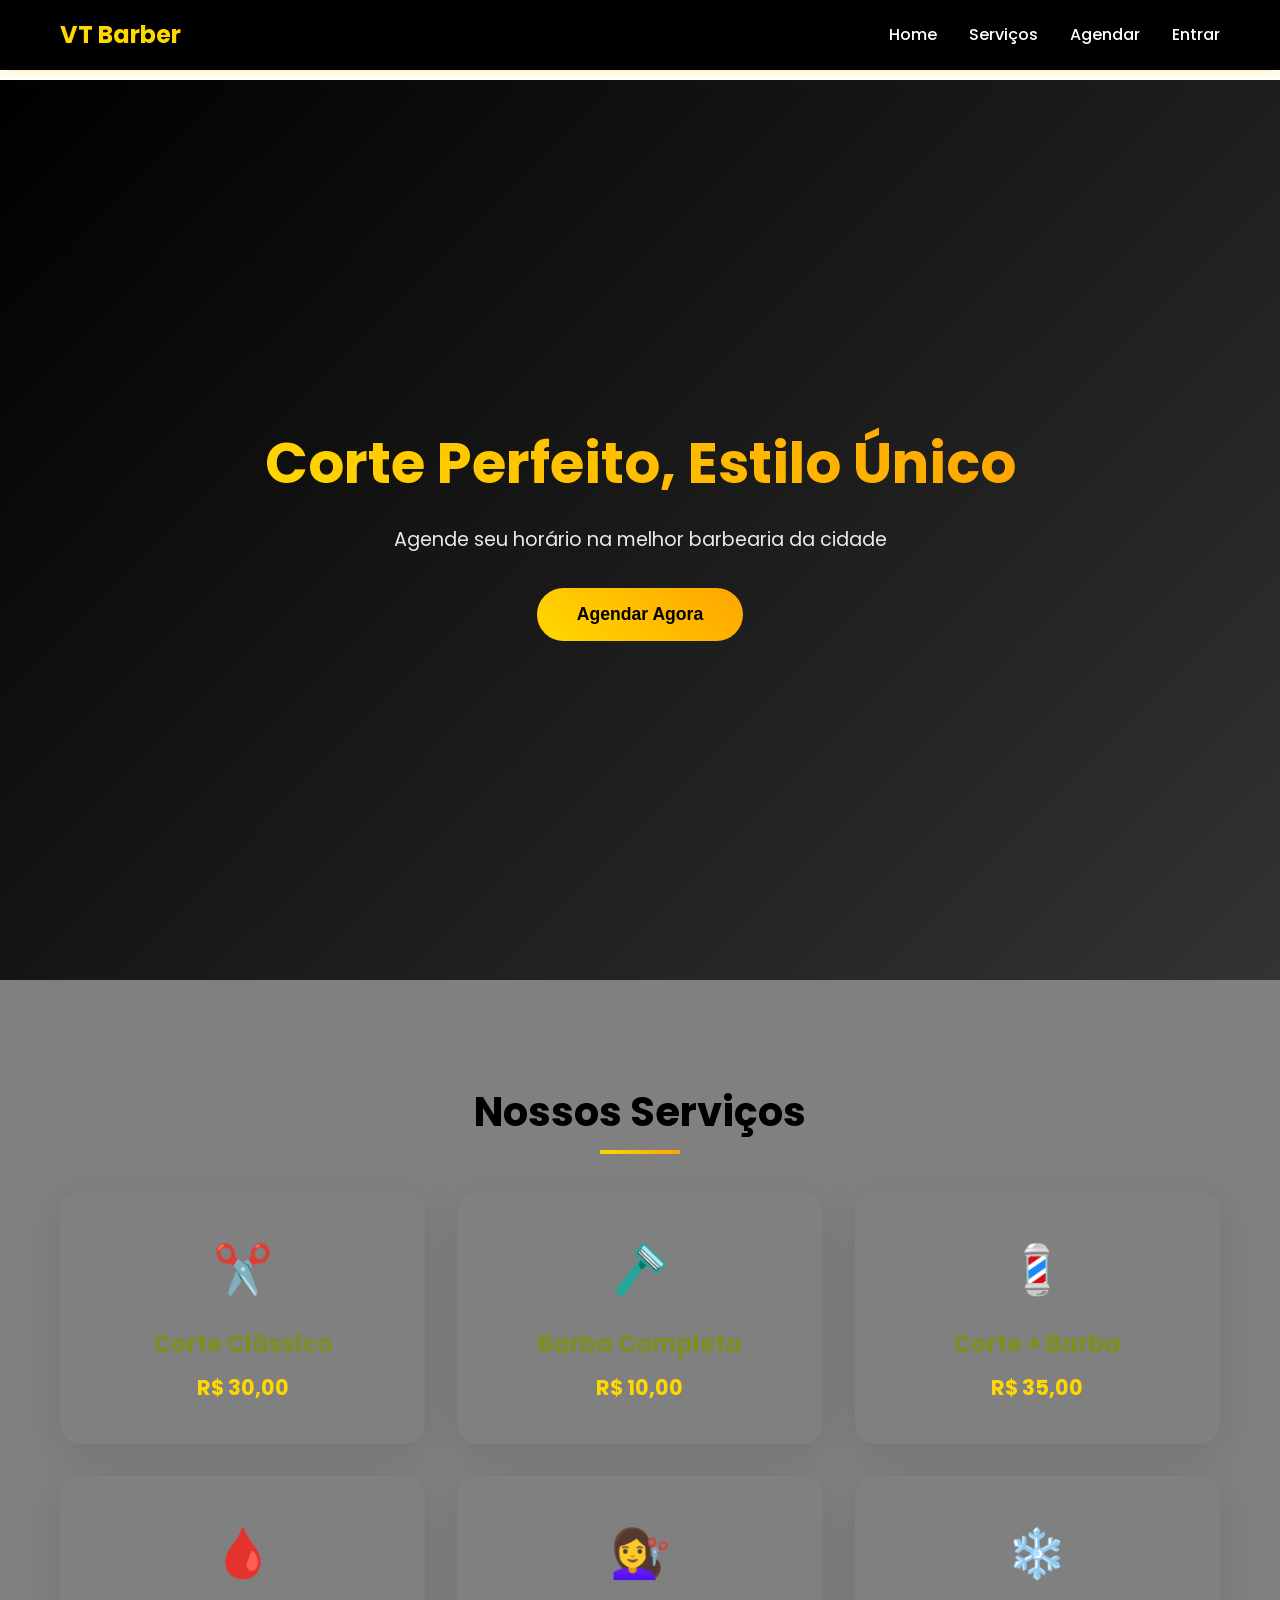
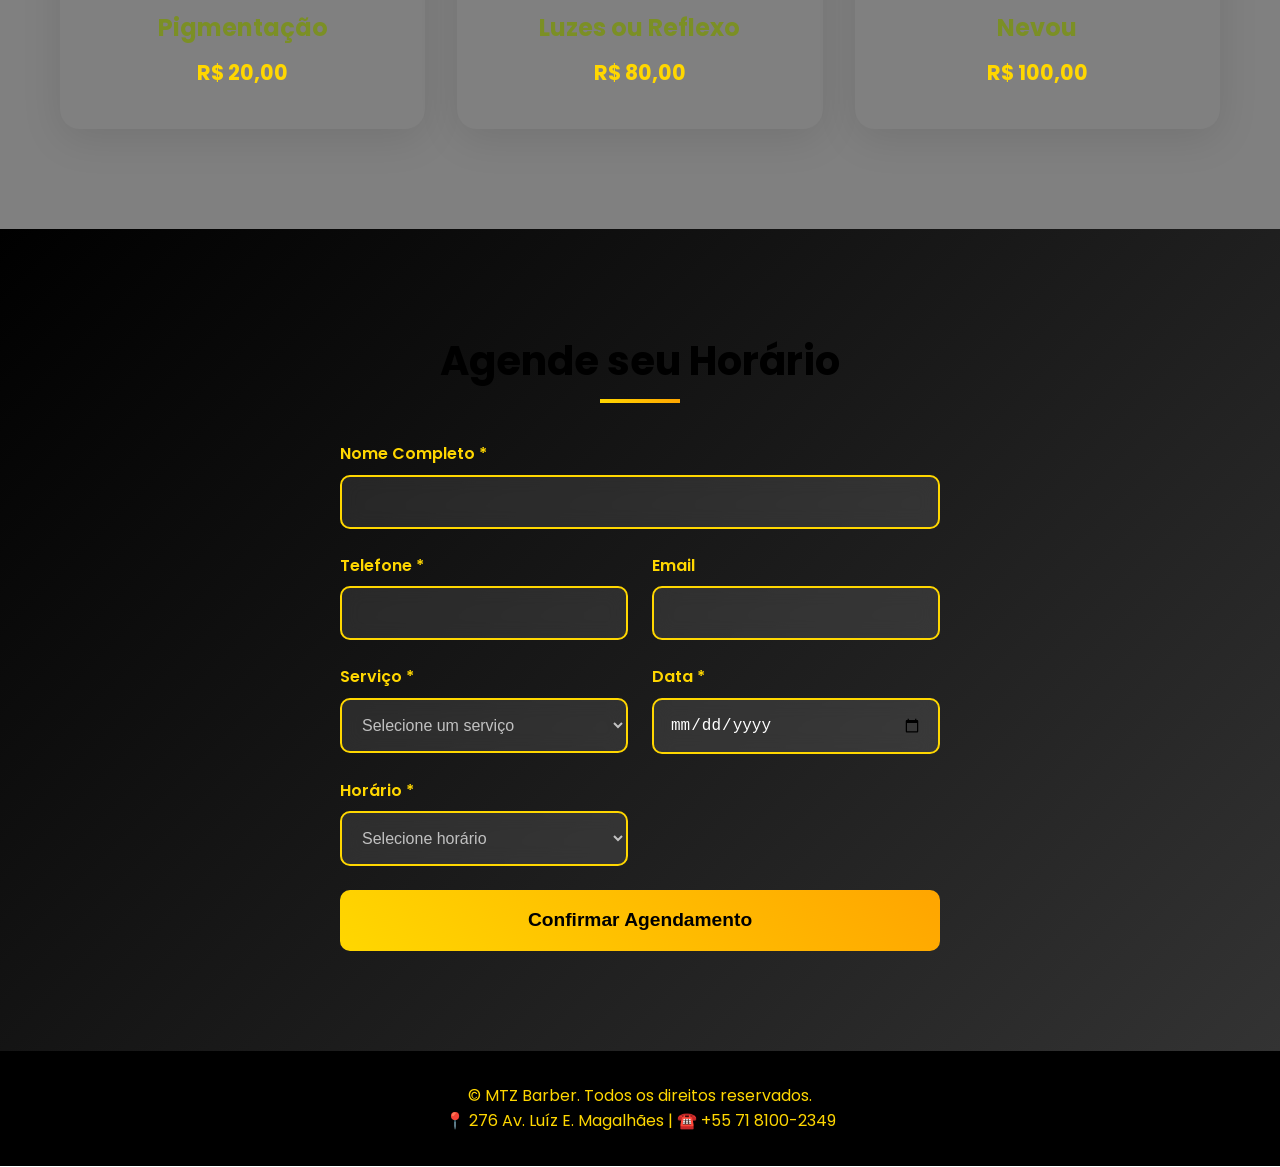
<file: site cadastro/cadastro, login e home page/index.html>
<!DOCTYPE html>
<html lang="pt-BR">
<head>
    <meta charset="UTF-8">
    <meta name="viewport" content="width=device-width, initial-scale=1.0">
    <title>MTZ Barber - Agendamento</title>
    <link rel="stylesheet" href="style.css">
    <link href="https://fonts.googleapis.com/css2?family=Poppins:wght@300;400;600;700&display=swap" rel="stylesheet">
</head>
<body>
    <header>
        <nav class="navbar">
            <div class="nav-container">
                <div class="logo">
                    <h2>VT Barber </h2>
                </div>
                
<ul class="nav-menu" id="navMenu">
    <li><a href="#home">Home</a></li>
    <li><a href="#services">Serviços</a></li>
    <li><a href="#schedule">Agendar</a></li>
    <li id="authLink">
        <a href="login.html">Entrar</a>
    </li>
</ul>
            </div>
        </nav>
    </header>

    <main>
        
        <section id="home" class="hero">
            <div class="hero-content">
                <h1>Corte Perfeito, Estilo Único</h1>
                <p>Agende seu horário na melhor barbearia da cidade</p>
                <button class="cta-button" onclick="scrollToSchedule()">Agendar Agora</button>
            </div>
        </section>

      
        <section id="services" class="services">
            <div class="container">
                <h2 class="section-title">Nossos Serviços</h2>
                <div class="services-grid">
                    <div class="service-card">
                        <div class="service-icon">✂️</div>
                        <h3>Corte Clássico</h3>
                        <p>R$ 30,00</p>
                    </div>
                    <div class="service-card">
                        <div class="service-icon">🪒</div>
                        <h3>Barba Completa</h3>
                        <p>R$ 10,00</p>
                    </div>
                    <div class="service-card">
                        <div class="service-icon">💈</div>
                        <h3>Corte + Barba</h3>
                        <p>R$ 35,00</p>
                    </div>
                    <div class="service-card">
                        <div class="service-icon">🩸</div>
                        <h3>Pigmentação</h3>
                        <p>R$ 20,00</p>
                    </div>
                    <div class="service-card">
                        <div class="service-icon">💇‍♀️</div>
                        <h3>Luzes ou Reflexo</h3>
                        <p>R$ 80,00</p>
                    </div>
                    <div class="service-card">
                        <div class="service-icon">❄️</div>
                        <h3>Nevou</h3>
                        <p>R$ 100,00</p>
                </div>
            </div>
        </section>

        
        <section id="schedule" class="schedule">
            <div class="container">
                <h2 class="section-title">Agende seu Horário</h2>
                <form id="scheduleForm" class="schedule-form">
                    <div class="form-group">
                        <label for="name">Nome Completo *</label>
                        <input type="text" id="name" required>
                    </div>
                    <div class="form-row">
                        <div class="form-group">
                            <label for="phone">Telefone *</label>
                            <input type="tel" id="phone" required>
                        </div>
                        <div class="form-group">
                            <label for="email">Email</label>
                            <input type="email" id="email">
                        </div>
                    </div>
                    <div class="form-row">
                        <div class="form-group">
                            <label for="service">Serviço *</label>
                            <select id="service" required>
                                <option value="">Selecione um serviço</option>
                                <option value="corte">Corte Clássico - R$ 30,00</option>
                                <option value="barba">Barba Completa - R$ 10,00</option>
                                <option value="combo">Corte + Barba - R$ 35,00</option>
                                <option value="pigmentacao">Pigmentação - R$ 20,00</option>
                                <option value="luzes">Luzes ou Reflexo - R$ 80,00</option>
                                <option value="nevou">Nevou - R$ 100,00</option>
                            </select>
                        </div>
                        <div class="form-group">
                            <label for="date">Data *</label>
                            <input type="date" id="date" required>
                        </div>
                    </div>
                    <div class="form-row">
                        <div class="form-group">
                            <label for="time">Horário *</label>
                            <select id="time" required>
                                <option value="">Selecione horário</option>
                            </select>
                        </div>
                    </div>
                    <button type="submit" class="submit-btn">Confirmar Agendamento</button>
                </form>
                <div id="message" class="message"></div>
            </div>
        </section>
    </main>

    <footer id="contact">
        <div class="container">
            <p>&copy;  MTZ Barber. Todos os direitos reservados.</p>
            <p>📍 276 Av. Luíz E. Magalhães | ☎️ +55 71 8100-2349</p>
        </div>
    </footer>

    <script src="script.js"></script>
</body>
</html>
</file>
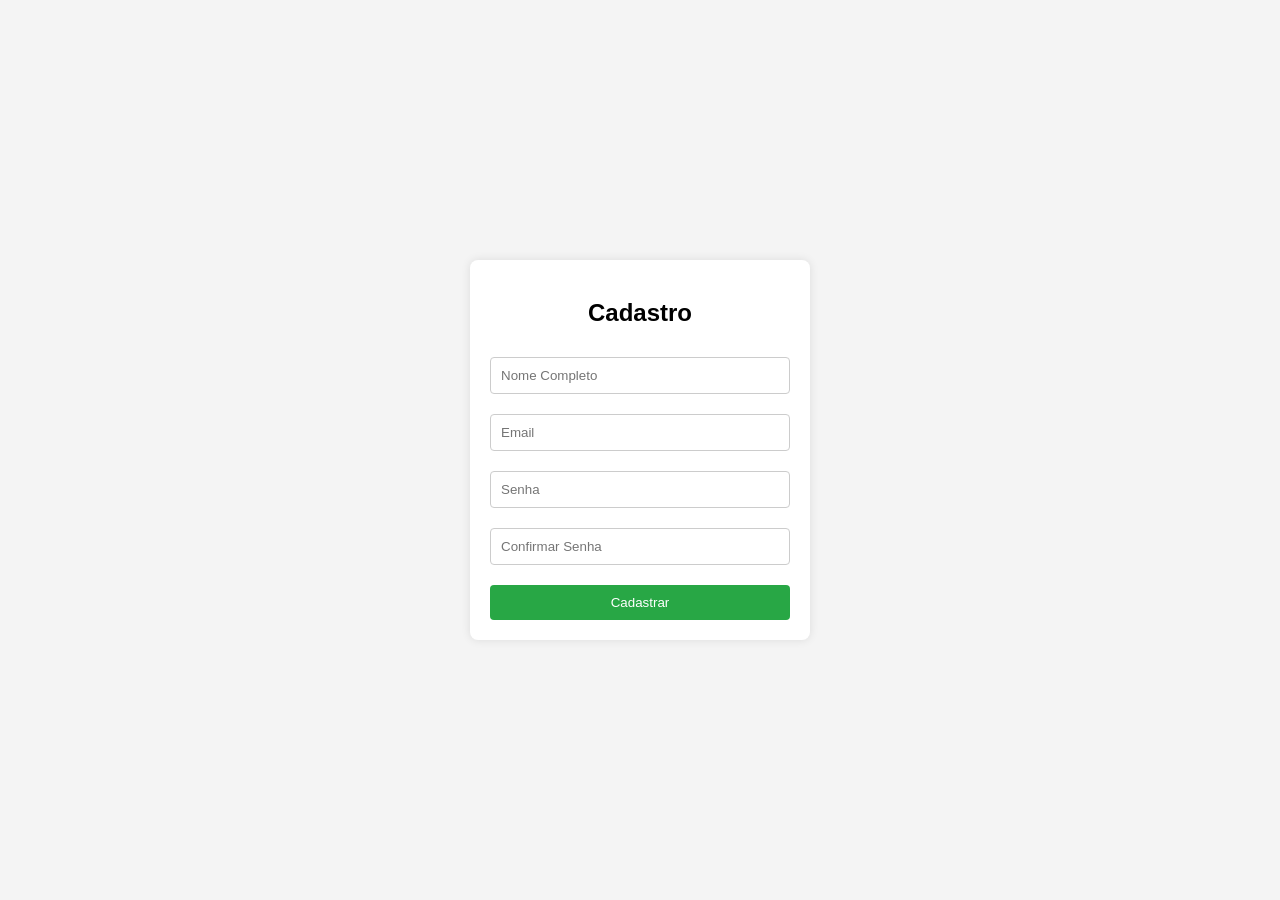
<file: site cadastro/cadastro, login e home page/cadastro.html>
<!DOCTYPE html>
<html lang="pt-BR">
<head>
    <meta charset="UTF-8">
    <meta name="viewport" content="width=device-width, initial-scale=1.0">
    <title>Cadastro</title>
    <link rel="stylesheet" href="sytlecadastro.css">
</head>
<body>
    <div class="container">
        <h2>Cadastro</h2>
        <form action="#" method="post">
            <input type="text" name="nome" placeholder="Nome Completo" required>
            <input type="email" name="email" placeholder="Email" required>
            <input type="password" name="senha" placeholder="Senha" required>
            <input type="password" name="confirmar_senha" placeholder="Confirmar Senha" required>
            <button type="submit">Cadastrar</button>
        </form>
    </div>
</body>
</html>
</file>
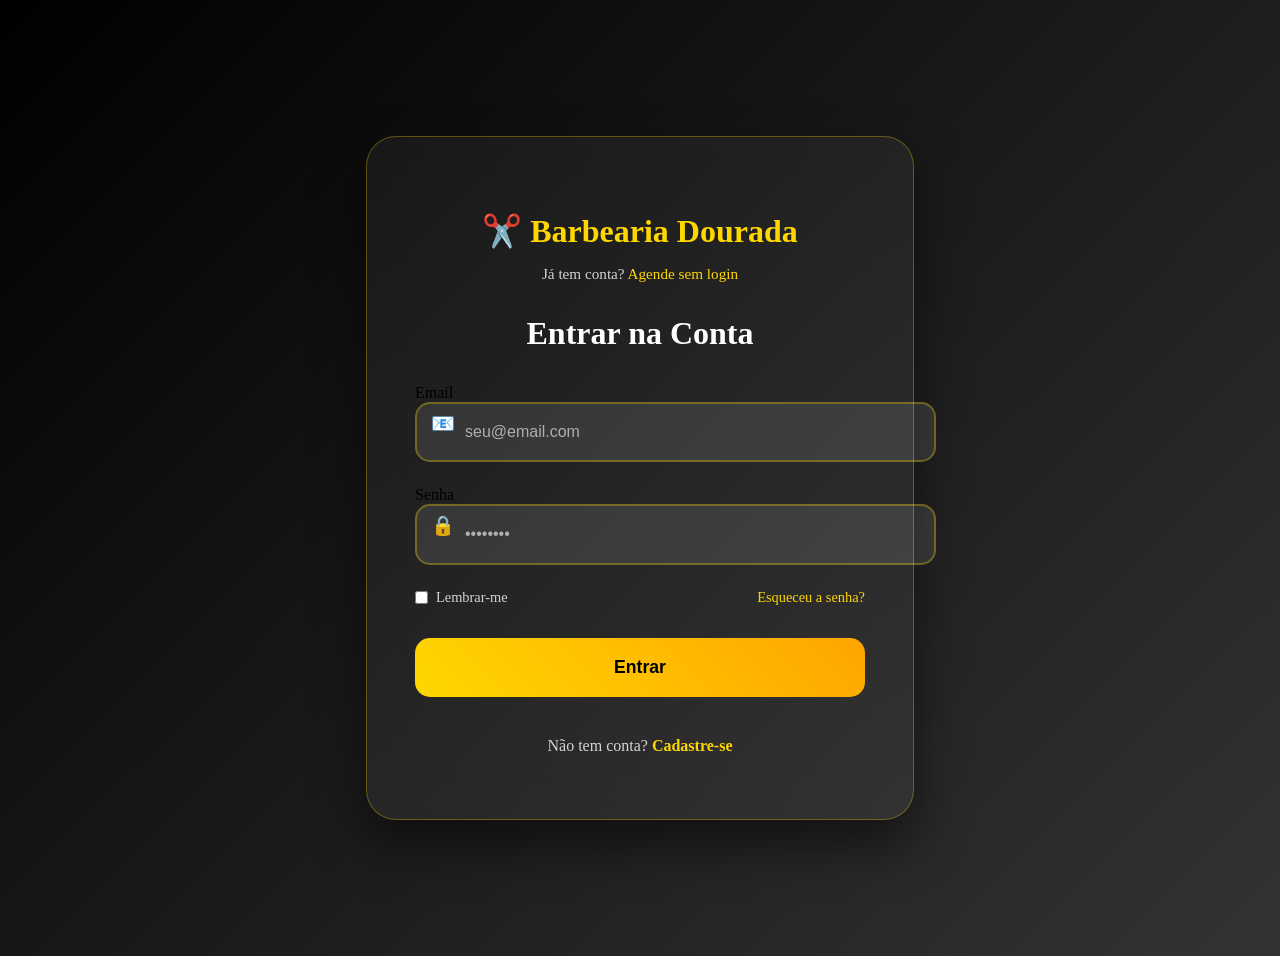
<file: site cadastro/cadastro, login e home page/login.html>
<!DOCTYPE html>
<html lang="pt-BR">
<head>
    <meta charset="UTF-8">
    <meta name="viewport" content="width=device-width, initial-scale=1.0">
    <title>Login - Barbearia Dourada</title>
    <link rel="stylesheet" href="stylelogin.css">
    <link href="https://fonts.googleapis.com/css2?family=Poppins:wght@300;400;600;700&display=swap" rel="stylesheet">
</head>
<body class="login-body">
    <div class="login-container">
        
        <div class="login-header">
            <a href="" class="logo-link">
                <h2>✂️ Barbearia Dourada</h2>
            </a>
            <p>Já tem conta? <a href="index.html#schedule">Agende sem login</a></p>
        </div>

        <form id="loginForm" class="login-form">
            <h1>Entrar na Conta</h1>
            
            <div class="form-group">
                <label for="email">Email</label>
                <input type="email" id="email" placeholder="seu@email.com" required>
                <span class="input-icon">📧</span>
            </div>
            
            <div class="form-group">
                <label for="password">Senha</label>
                <input type="password" id="password" placeholder="••••••••" required>
                <span class="input-icon">🔒</span>
            </div>
            
            <div class="form-options">
                <label class="remember-me">
                    <input type="checkbox" id="remember">
                    Lembrar-me
                </label>
                <a href="#" class="forgot-password">Esqueceu a senha?</a>
            </div>
            
            <button type="submit" class="login-btn">
                Entrar
            </button>
            
            <div id="loginMessage" class="message"></div>
            
            <div class="signup-link">
                <p>Não tem conta? <a href="register.html">Cadastre-se</a></p>
            </div>
        </form>
    </div>

    <script src="login.js"></script>
</body>
</html>
</file>
<file: site cadastro/cadastro, login e home page/style.css>
* {
    margin: 0;
    padding: 0;
    box-sizing: border-box;
}

body {
    font-family: 'Poppins', sans-serif;
    line-height: 1.6;
    color: #333;
}

.container {
    max-width: 1200px;
    margin: 0 auto;
    padding: 0 20px;
}


.navbar {
    background: #000;
    padding: 1rem 0;
    position: fixed;
    width: 100%;
    top: 0;
    z-index: 1000;
    box-shadow: 0 2px 10px rgba(255, 215, 0, 0.3);
}

.nav-container {
    max-width: 1200px;
    margin: 0 auto;
    padding: 0 20px;
    display: flex;
    justify-content: space-between;
    align-items: center;
}

.logo h2 {
    color: #FFD700;
    font-weight: 700;
}

.nav-menu {
    display: flex;
    list-style: none;
    gap: 2rem;
}

.nav-menu a {
    color: #fff;
    text-decoration: none;
    font-weight: 500;
    transition: color 0.3s;
}

.nav-menu a:hover {
    color: #FFD700;
}


.hero {
    background: linear-gradient(135deg, #000 0%, #333 100%);
    height: 100vh;
    display: flex;
    align-items: center;
    justify-content: center;
    text-align: center;
    color: white;
    margin-top: 80px;
}

.hero-content h1 {
    font-size: 3.5rem;
    margin-bottom: 1rem;
    background: linear-gradient(45deg, #FFD700, #FFA500);
    -webkit-background-clip: text;
    -webkit-text-fill-color: transparent;
    background-clip: text;
}

.hero-content p {
    font-size: 1.2rem;
    margin-bottom: 2rem;
    opacity: 0.9;
}

.cta-button {
    background: linear-gradient(45deg, #FFD700, #FFA500);
    color: #000;
    padding: 1rem 2.5rem;
    border: none;
    border-radius: 50px;
    font-size: 1.1rem;
    font-weight: 600;
    cursor: pointer;
    transition: transform 0.3s, box-shadow 0.3s;
}

.cta-button:hover {
    transform: translateY(-3px);
    box-shadow: 0 10px 30px rgba(255, 215, 0, 0.4);
}


section {
    padding: 100px 0;
}

.section-title {
    text-align: center;
    font-size: 2.5rem;
    margin-bottom: 3rem;
    color: #000;
    position: relative;
}

.section-title::after {
    content: '';
    position: absolute;
    bottom: -10px;
    left: 50%;
    transform: translateX(-50%);
    width: 80px;
    height: 4px;
    background: linear-gradient(45deg, #FFD700, #FFA500);
}


.services {
    background: #030202;
    background-color: grey;
}

.services-grid {
    display: grid;
    grid-template-columns: repeat(auto-fit, minmax(300px, 1fr));
    gap: 2rem;
}

.service-card {
    background: gray;
    padding: 2.5rem 2rem;
    border-radius: 20px;
    text-align: center;
    box-shadow: 0 10px 40px rgba(0,0,0,0.1);
    transition: transform 0.3s, box-shadow 0.3s;
}

.service-card:hover {
    transform: translateY(-10px);
    box-shadow: 0 20px 60px rgba(255, 215, 0, 0.2);
}

.service-icon {
    font-size: 3rem;
    margin-bottom: 1rem;
}

.service-card h3 {
    font-size: 1.5rem;
    margin-bottom: 0.5rem;
    color: #7b8f25;
}

.service-card p {
    font-size: 1.3rem;
    font-weight: 700;
    color: #FFD700;
}

/* Schedule Form */
.schedule {
    background: linear-gradient(135deg, #000 0%, #333 100%);
    color: white;
}

.schedule-form {
    max-width: 600px;
    margin: 0 auto;
}

.form-group {
    margin-bottom: 1.5rem;
}

.form-row {
    display: grid;
    grid-template-columns: 1fr 1fr;
    gap: 1.5rem;
}

label {
    display: block;
    margin-bottom: 0.5rem;
    font-weight: 600;
    color: #FFD700;
}

input, select {
    width: 100%;
    padding: 1rem;
    border: 2px solid #FFD700;
    border-radius: 10px;
    background: rgba(255,255,255,0.1);
    color: white;
    font-size: 1rem;
    backdrop-filter: blur(10px);
}

input::placeholder, select {
    color: rgba(255,255,255,0.7);
}

input:focus, select:focus {
    outline: none;
    border-color: #FFA500;
    box-shadow: 0 0 20px rgba(255, 215, 0, 0.3);
}

.submit-btn {
    width: 100%;
    background: linear-gradient(45deg, #FFD700, #FFA500);
    color: #000;
    padding: 1.2rem;
    border: none;
    border-radius: 10px;
    font-size: 1.2rem;
    font-weight: 600;
    cursor: pointer;
    transition: transform 0.3s;
}

.submit-btn:hover {
    transform: translateY(-3px);
}

/* Message */
.message {
    margin-top: 2rem;
    padding: 1rem;
    border-radius: 10px;
    text-align: center;
    font-weight: 600;
    display: none;
}

.message.success {
    background: rgba(0, 255, 0, 0.2);
    color: #00ff00;
    border: 2px solid #00ff00;
}

.message.error {
    background: rgba(255, 0, 0, 0.2);
    color: #ff0000;
    border: 2px solid #ff0000;
}

/* Footer */
footer {
    background: #000;
    color: #FFD700;
    text-align: center;
    padding: 2rem 0;
}

/* Responsive */
@media (max-width: 768px) {
    .nav-menu {
        display: none;
    }
    
    .hero-content h1 {
        font-size: 2.5rem;
    }
    
    .form-row {
        grid-template-columns: 1fr;
    }
    
    .services-grid {
        grid-template-columns: 1fr;
    }
}
</file>
<file: site cadastro/cadastro, login e home page/sytlecadastro.css>
body {
    font-family: Arial, sans-serif;
    background-color: #f4f4f4;
    display: flex;
    justify-content: center;
    align-items: center;
    height: 100vh;
    margin: 0;
}

.container {
    background: white;
    padding: 20px;
    border-radius: 8px;
    box-shadow: 0 0 10px rgba(0,0,0,0.1);
    width: 300px;
}

h2 {
    text-align: center;
    margin-bottom: 20px;
}

input {
    width: 100%;
    padding: 10px;
    margin: 10px 0;
    border: 1px solid #ccc;
    border-radius: 4px;
    box-sizing: border-box;
}

button {
    width: 100%;
    padding: 10px;
    background-color: #28a745;
    color: white;
    border: none;
    border-radius: 4px;
    cursor: pointer;
    margin-top: 10px;
}

button:hover {
    background-color: #218838;
}
</file>
<file: site cadastro/cadastro, login e home page/stylelogin.css>
/* Login Page Styles */
.login-body {
    background: linear-gradient(135deg, #000 0%, #1a1a1a 50%, #333 100%);
    min-height: 100vh;
    display: flex;
    align-items: center;
    justify-content: center;
    padding: 20px;
}

.login-container {
    background: rgba(255, 255, 255, 0.05);
    backdrop-filter: blur(20px);
    border: 1px solid rgba(255, 215, 0, 0.3);
    border-radius: 30px;
    padding: 3rem;
    width: 100%;
    max-width: 450px;
    box-shadow: 0 25px 50px rgba(0,0,0,0.5);
}

.login-header {
    text-align: center;
    margin-bottom: 2rem;
}

.logo-link h2 {
    color: #FFD700;
    font-size: 2rem;
    margin-bottom: 0.5rem;
    text-decoration: none;
    display: block;
}

.login-header p {
    color: rgba(255,255,255,0.8);
    font-size: 0.95rem;
}

.login-header a {
    color: #FFD700;
    text-decoration: none;
}

.login-form h1 {
    color: white;
    text-align: center;
    margin-bottom: 2rem;
    font-size: 2rem;
    font-weight: 700;
}

.login-form .form-group {
    position: relative;
    margin-bottom: 1.5rem;
}

.login-form input {
    width: 100%;
    padding: 1.2rem 1.2rem 1.2rem 3rem;
    border: 2px solid rgba(255, 215, 0, 0.3);
    border-radius: 15px;
    background: rgba(255,255,255,0.1);
    color: white;
    font-size: 1rem;
    transition: all 0.3s;
}

.login-form input::placeholder {
    color: rgba(255,255,255,0.6);
}

.login-form input:focus {
    outline: none;
    border-color: #FFD700;
    background: rgba(255,255,255,0.15);
    box-shadow: 0 0 20px rgba(255, 215, 0, 0.3);
}

.input-icon {
    position: absolute;
    left: 1rem;
    top: 50%;
    transform: translateY(-50%);
    font-size: 1.2rem;
    color: #FFD700;
}

.form-options {
    display: flex;
    justify-content: space-between;
    align-items: center;
    margin-bottom: 2rem;
}

.remember-me {
    display: flex;
    align-items: center;
    gap: 0.5rem;
    color: rgba(255,255,255,0.8);
    font-size: 0.9rem;
    cursor: pointer;
}

.remember-me input {
    width: auto;
    padding: 0;
    margin: 0;
    accent-color: #FFD700;
}

.forgot-password {
    color: #FFD700;
    text-decoration: none;
    font-size: 0.9rem;
}

.login-btn {
    width: 100%;
    background: linear-gradient(45deg, #FFD700, #FFA500);
    color: #000;
    padding: 1.2rem;
    border: none;
    border-radius: 15px;
    font-size: 1.1rem;
    font-weight: 600;
    cursor: pointer;
    transition: all 0.3s;
    margin-bottom: 1.5rem;
}

.login-btn:hover {
    transform: translateY(-2px);
    box-shadow: 0 15px 35px rgba(255, 215, 0, 0.4);
}

.signup-link {
    text-align: center;
}

.signup-link p {
    color: rgba(255,255,255,0.8);
}

.signup-link a {
    color: #FFD700;
    font-weight: 600;
    text-decoration: none;
}

/* Responsivo Login */
@media (max-width: 480px) {
    .login-container {
        padding: 2rem 1.5rem;
        margin: 1rem;
    }
}
</file>
